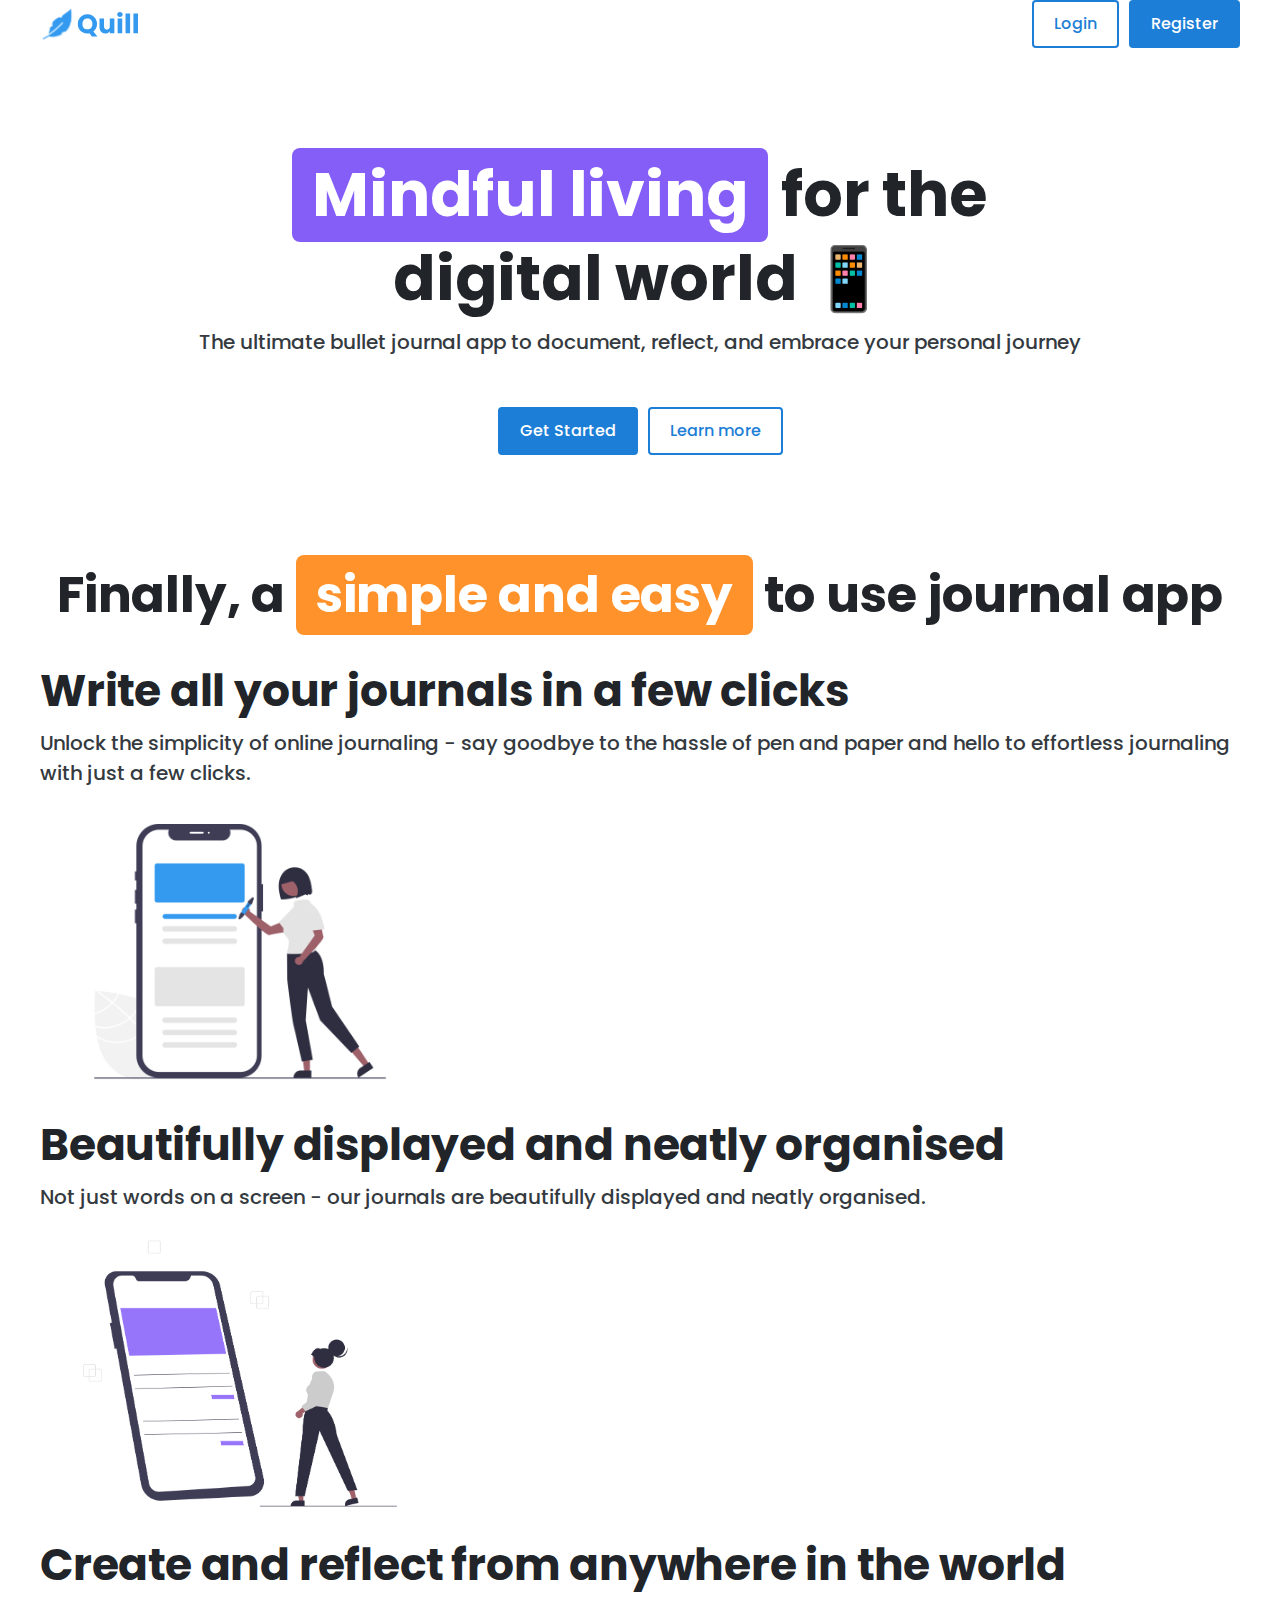
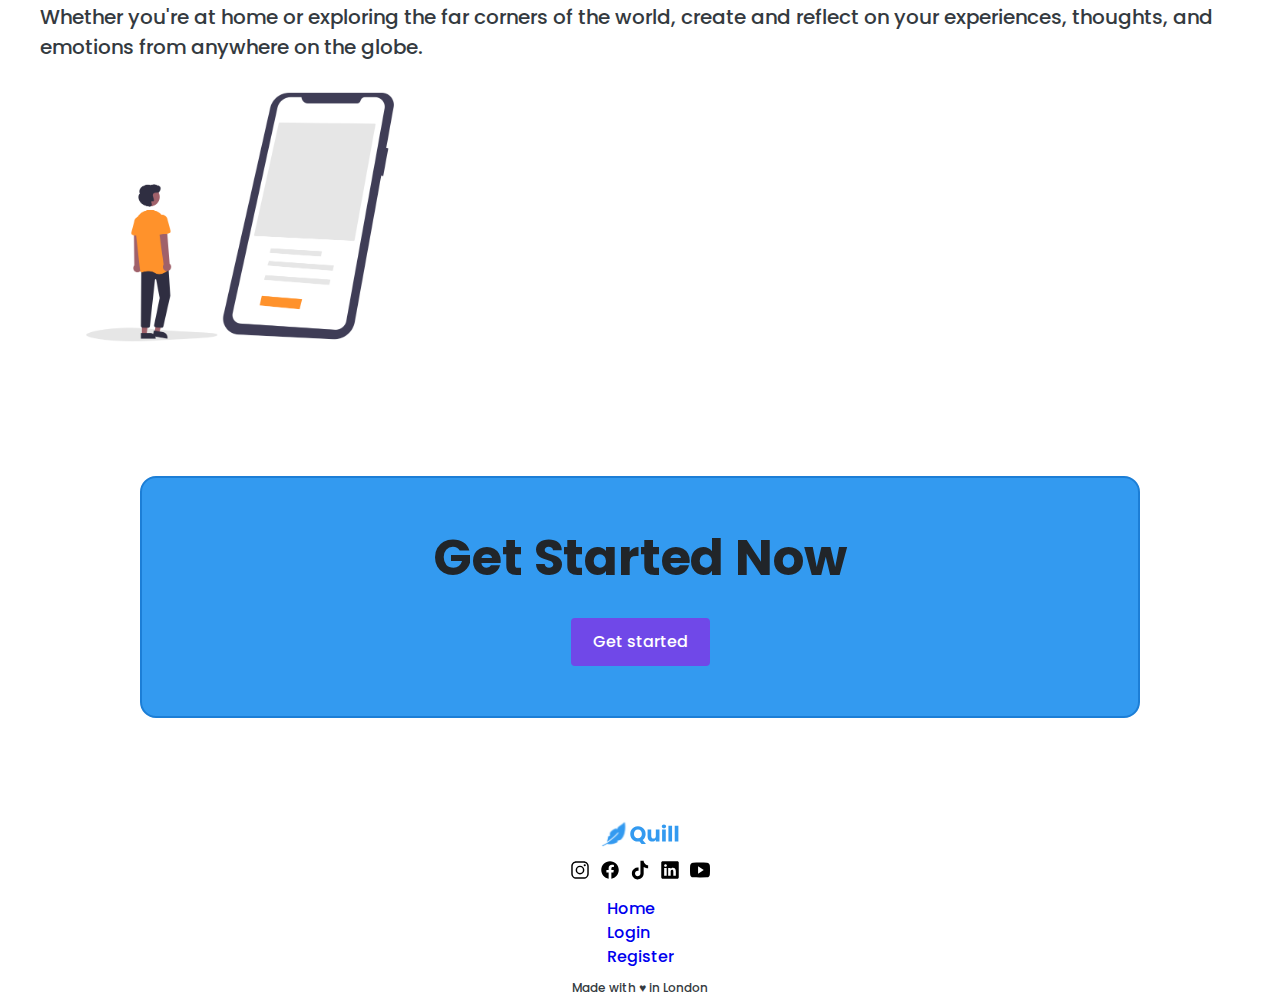
<file: index.html>
<!DOCTYPE html>
<html lang="en">
<head>
    <meta charset="UTF-8">
    <meta name="viewport" content="width=device-width, initial-scale=1.0">
    <link rel="preconnect" href="https://fonts.googleapis.com">
    <link rel="preconnect" href="https://fonts.gstatic.com" crossorigin>
    <link href="https://fonts.googleapis.com/css2?family=Poppins:ital,wght@0,100;0,200;0,300;0,400;0,500;0,600;0,700;0,800;0,900;1,100;1,200;1,300;1,400;1,500;1,600;1,700;1,800;1,900&display=swap" rel="stylesheet">
    <link rel="stylesheet" href="app.css">
    <link rel="stylesheet" href="media_querries.css">
    <title>Quill app</title>
</head>
<body>

    <div class="page-container">

        <header>

            <!-- NAVIGATION  -->

            <nav class="nav-bar">
                <img class="logo-lg" src="./images/quill.svg" alt="logo">

                <ul class="nav-links">
                    <li><a class="btn btn-primary-fill" href="/login.html">Login</a></li>
                    <li><a class="btn btn-primary" href="/register.html">Register</a></li>
                </ul>
            </nav>

            <!-- HERO SECTION -->

            <section class="hero-section">
                <h1 id ="hero-section" class="hero-section-heading"> <span class="highlight highlight-secondary">Mindful living</span> for the <br> digital world 📱 </h1>
                <p class="hero-section-paragraph">The ultimate bullet journal app to document, reflect, and embrace your personal journey</p> 

                <ul class="hero-links">
                    <li><a class="btn btn-primary" href="">Get Started</a></li>
                    <li><a class="btn btn-primary-fill" href="#feature-section">Learn more</a></li>
                </ul>
            </section>

        </header>


        <main>

            <!-- FEATURE SECTION -->
        
            <section class="feature-section" id="feature-section">
                
                <h2 class="feature-main-heading">Finally, a <span class="highlight highlight-tartiary">simple and easy</span> to use journal app </h2>

                <div class="feature-grid-container">

                    <div>                    
                        <h3 class="feature-sub-headings">Write all your journals in a few clicks</h3> 
                        <p>Unlock the simplicity of online journaling - say goodbye to the hassle of pen and paper and hello to effortless journaling with just a few clicks.</p> 
                    </div>

                    <img class="feature-image" src="./images/features-1.png" alt="features-1">

                    <div>                    
                        <h3 class="feature-sub-headings">Beautifully displayed and neatly organised</h3> 
                        <p>Not just words on a screen - our journals are beautifully displayed and neatly organised.</p> 
                    </div>
                    
                    <img class="feature-image change-order" src="./images/features-2.png" alt="features-2">

                    <div>
                        <h3 class="feature-sub-headings">Create and reflect from anywhere in the world </h3>
                        <p>Whether you're at home or exploring the far corners of the world, create and reflect on your experiences, thoughts, and emotions from anywhere on the globe.</p> 
                    </div>

                    <img class="feature-image" src="./images/features-3.png" alt="features-3">

                </div>


            </section>

            <!-- CTA SECTION -->

            <section class="cta-section">

                <div class="cta-card">
                    <h2 class="cta-card-heading">Get Started Now </h2>
                    <a class="btn btn-secondary" href="">Get started</a>

                </div>
                


            </section>
            
        </main>

        <footer class="footer-section">
                
            <!-- FOOTER -->

            <img class="logo-sm" src="./images/quill.svg" alt="logo">

            <ul class="footer-link-icons">
                <li><a href="https://www.instagram.com/"><img class="social-icons" src="./images/instagram.svg" alt="instagram"></a> </li>
                <li><a href="https://www.facebook.com/"><img class="social-icons" src="./images/facebook.svg" alt="facebook"></a> </li>
                <li><a href="https://www.tiktok.com/en-GB/"><img  class="social-icons" src="./images/tiktok.svg" alt="tiktok"></a> </li>
                <li><a href="https://www.linkedin.com"><img class="social-icons" src="./images/linkedin.svg" alt="linkedin"></a> </li>
                <li> <a href="https://www.youtube.com/"><img class="social-icons" src="./images/youtube.svg" alt="youtube"></a> </li>
            </ul>


            <ul class="footer-links-container">
                <li><a class="footer-links" href="/chal2.html">Home</a></li>
                <li><a class="footer-links" href="/login.html">Login</a></li>
                <li><a class="footer-links" href="/register.html">Register</a></li>
            </ul>

            <p class="small-text">Made with <span class="heart-icon">♥︎</span> in London</p>

        </footer>

    </div>

    <script src="/app.js"></script>

</body>
</html>
</file>
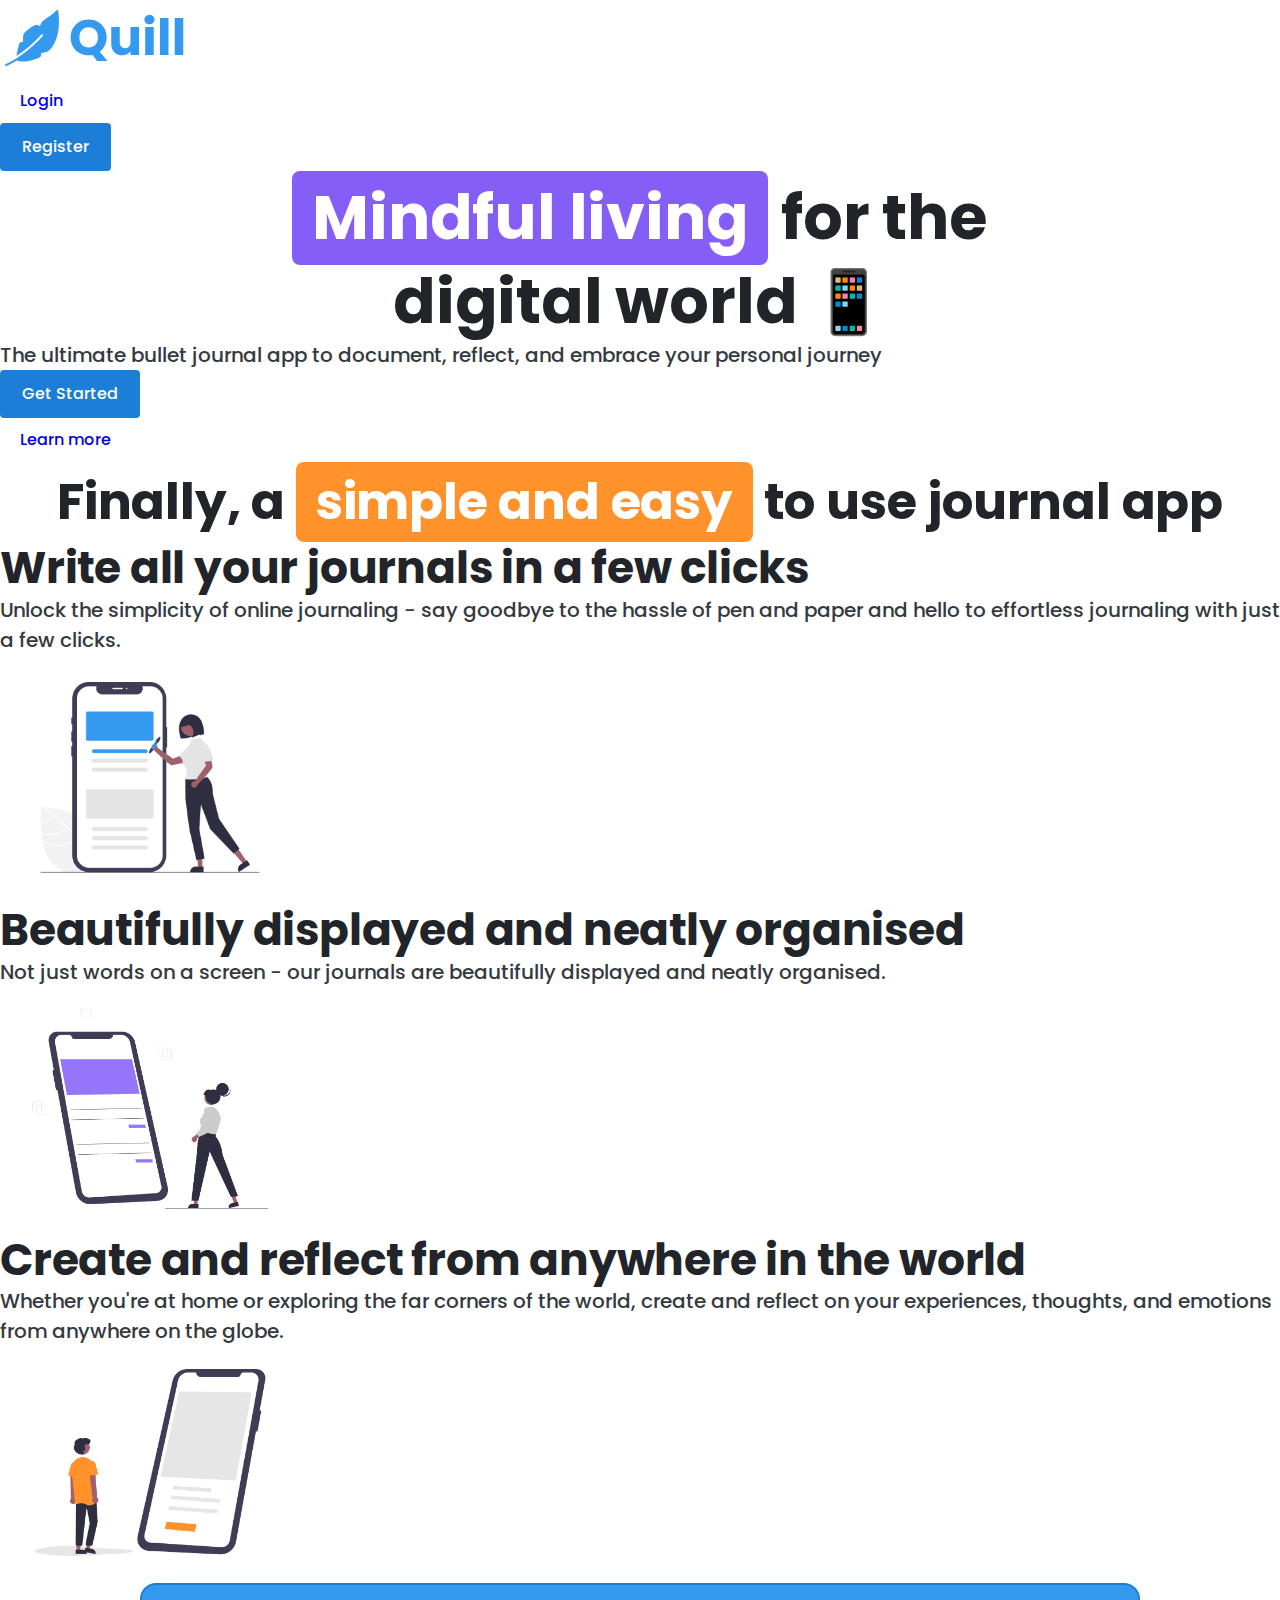
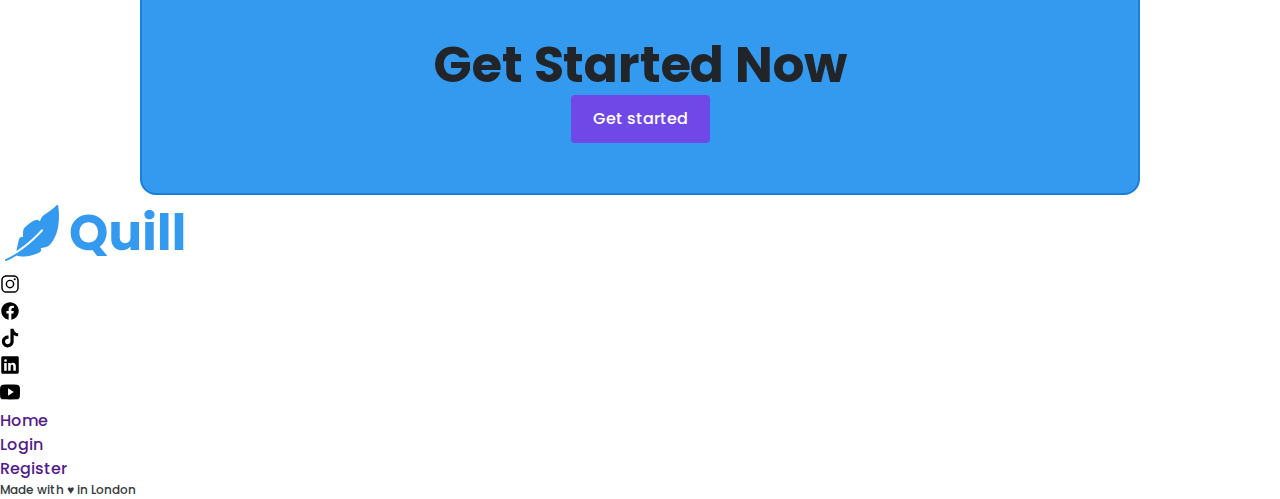
<file: chal2.html>
<!DOCTYPE html>
<html lang="en">
<head>
    <meta charset="UTF-8">
    <meta name="viewport" content="width=device-width, initial-scale=1.0">
    <link rel="preconnect" href="https://fonts.googleapis.com">
    <link rel="preconnect" href="https://fonts.gstatic.com" crossorigin>
    <link href="https://fonts.googleapis.com/css2?family=Poppins:ital,wght@0,100;0,200;0,300;0,400;0,500;0,600;0,700;0,800;0,900;1,100;1,200;1,300;1,400;1,500;1,600;1,700;1,800;1,900&display=swap" rel="stylesheet">
    <link rel="stylesheet" href="app.css">
    <title>Quill app</title>
</head>
<body>

    <header>

        <!-- NAVIGATION  -->

        <nav>
            <img src="/images/quill.svg" alt="logo">

            <ul>
                <li><a class="btn" href="/login.html">Login</a></li>
                <li><a class="btn btn-primary" href="/register.html">Register</a></li>
            </ul>
        </nav>

        <!-- HERO SECTION -->

        <section>
            <h1> <span class="highlight highlight-secondary">Mindful living</span> for the <br> digital world 📱 </h1>
            <p>The ultimate bullet journal app to document, reflect, and embrace your personal journey</p> 

            <ul>
                <li><a class="btn btn-primary" href="">Get Started</a></li>
                <li><a class="btn" href="#feature-section">Learn more</a></li>
            </ul>
        </section>

    </header>


    <main>

        <!-- FEATURE SECTION -->
    
        <section>
            
            <h2 id="feature-section">Finally, a <span class="highlight highlight-tartiary">simple and easy</span> to use journal app </h2>

            <h3>Write all your journals in a few clicks</h3> 
            <p>Unlock the simplicity of online journaling - say goodbye to the hassle of pen and paper and hello to effortless journaling with just a few clicks.</p> 
            <img width="300px" src="/images/features-1.png" alt="features-1">

            <h3>Beautifully displayed and neatly organised</h3> 
            <p>Not just words on a screen - our journals are beautifully displayed and neatly organised.</p> 
            <img width="300px" src="/images/features-2.png" alt="features-2">

            <h3>Create and reflect from anywhere in the world </h3>
            <p>Whether you're at home or exploring the far corners of the world, create and reflect on your experiences, thoughts, and emotions from anywhere on the globe.</p> 
            <img width="300px" src="/images/features-3.png" alt="features-3">

        </section>

        <!-- CTA SECTION -->

        <section>

            <div class="cta-card">
                <h2>Get Started Now </h2>
                <a class="btn btn-secondary" href="">Get started</a>

            </div>
            


        </section>
        
    </main>

    <footer>
            
        <!-- FOOTER -->

        <img src="/images/quill.svg" alt="logo">

        <ul>
            <li><a href=""><img width="20px" src="/images/instagram.svg" alt="instagram"></a> </li>
            <li><a href=""><img width="20px" src="/images/facebook.svg" alt="facebook"></a> </li>
            <li><a href=""><img  width="20px"src="/images/tiktok.svg" alt="tiktok"></a> </li>
            <li><a href=""><img width="20px" src="/images/linkedin.svg" alt="linkedin"></a> </li>
            <li> <a href=""><img width="20px" src="/images/youtube.svg" alt="youtube"></a> </li>
        </ul>


        <ul>
            <li><a href="">Home</a></li>
            <li><a href="">Login</a></li>
            <li><a href="">Register</a></li>
        </ul>

        <p class="small-text">Made with ♥︎ in London</p>

    </footer>

</body>
</html>
</file>
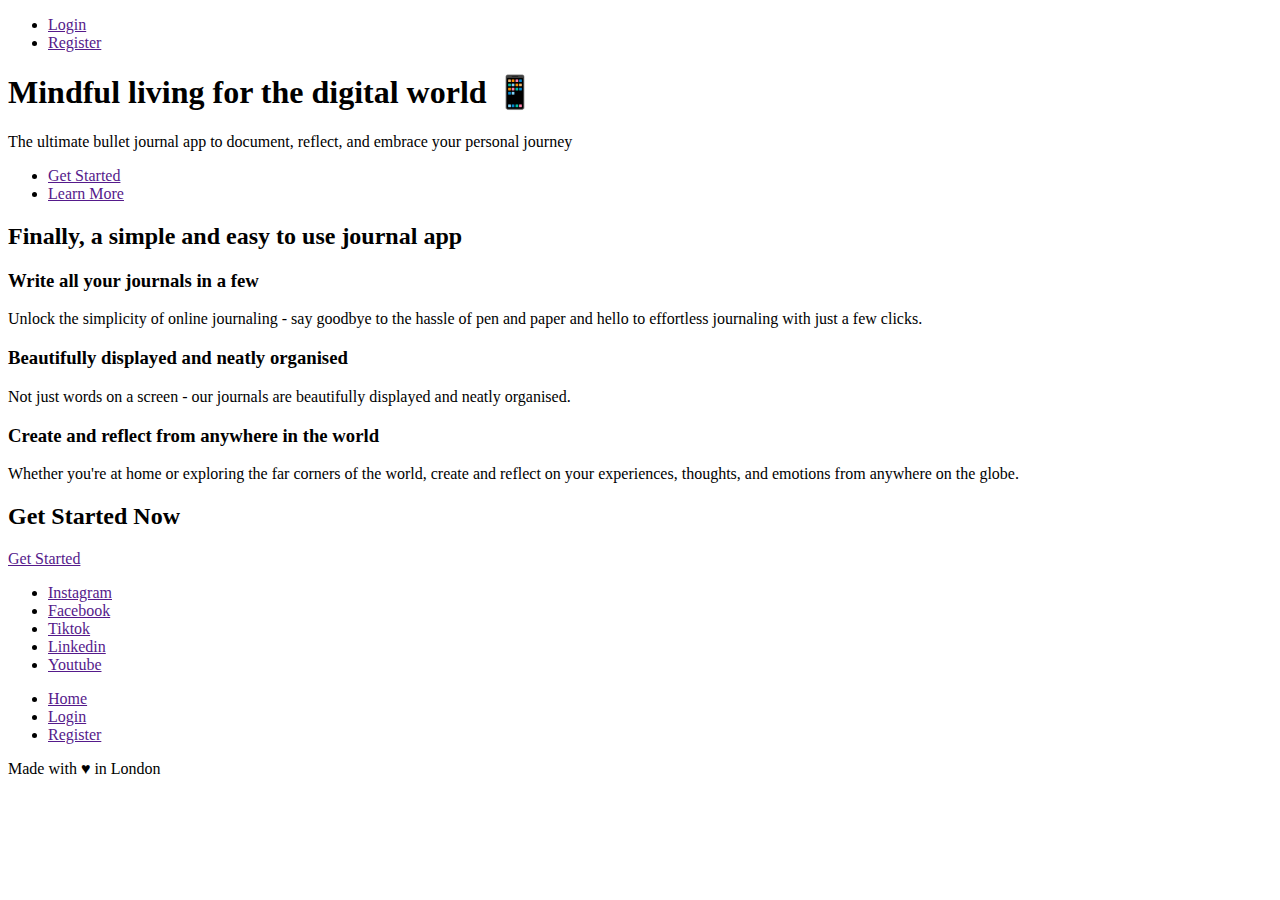
<file: chalz.html>
<!DOCTYPE html>
<html lang="en">
<head>
    <meta charset="UTF-8">
    <meta name="viewport" content="width=device-width, initial-scale=1.0">
    <title>Quill app</title>
</head>
<body>

    <!-- Adding logo -->

    <ul>
        <li><a href="">Login</a></li>
        <li><a href="">Register</a></li>
    </ul>

    <h1>Mindful living for the digital world 📱 </h1>
    <p>The ultimate bullet journal app to document, reflect, and embrace your personal journey</p>

    <ul>
        <li><a href="">Get Started</a></li>
        <li><a href="">Learn More</a></li>
    </ul>
    
    <h2>Finally, a simple and easy to use journal app</h2>

    <h3>Write all your journals in a few </h3>
    <p>Unlock the simplicity of online journaling - say goodbye to the hassle of pen and paper and hello to effortless journaling with just a few clicks.</p>

    <h3>Beautifully displayed and neatly organised</h3>
    <p>Not just words on a screen - our journals are beautifully displayed and neatly organised.</p>

    <h3>Create and reflect from anywhere in the world</h3>
    <p>Whether you're at home or exploring the far corners of the world, create and reflect on your experiences, thoughts, and emotions from anywhere on the globe.</p>

    <h2>Get Started Now</h2>
    <a href="">Get Started</a>

    <!-- Add logo -->

    <!-- Add social media icons -->

    <ul>
        <li><a href="">Instagram</a></li>
        <li><a href="">Facebook</a></li>
        <li><a href="">Tiktok</a></li>
        <li><a href="">Linkedin</a></li>
        <li><a href="">Youtube</a></li>
    </ul>

    <ul>
        <li><a href="">Home</a></li>
        <li><a href="">Login</a></li>
        <li><a href="">Register</a></li>
    </ul>

    <p>Made with ♥︎ in London</p>
    
</body>
</html>
</file>
<file: app.css>
/* Design Guide */

/* shh-key SHA256:sSjB6kFcXlfyeFLKHSqBz2ekeBI6ZRuUN42GxrxFbP0 ssenkaaayi@gmail.com */

/* 

-------------------- CSS TEXT PROPERTIES -------------------- 

Style
Spacing & alignment
Size
Family
Color

*/


/* 
-------------------- CSS CONTENT BOX PROPERTIES -------------------- 

Style
Spacing & alignment
Size
Back-ground color

*/

/* 
-------------------- CSS CONTAINER BOX PROPERTIES -------------------- 

Style
Spacing & alignment
Size
Back-ground color

*/

/*-------------------- RESPONSIVE LAYOUT DESIGN --------------------

Relative Units
Fluid layouts
Media Querries

*/


/* Resource Center 

-------------------- Typography --------------------

1. styles  

font-weight: 500 -> normal / 700 -> bold
text-decoration -> none
list-style -> none

2. Spacing and Alignment

line-spacing : 1.25px -> H / 1.50px -> P
letter-spacing: -2 -> H / default (0) -> P
text-aligment: left -> P / center -> H   

3. Sizing : scale 1.2

sm -> 12px / a -> 16px / p -> 20px / h6 -> 24px / h5 -> 30px / h4 -> 36px / h3 -> 42px / h2 -> 50px / h1 -> 60px

4. Font-family

"poppin" , san-serif


-------------------- Color -------------------- 

source: open color / color picker

Primary : base:#1c7ed6 / tint:#339af0 / shade:#1864ab
Secondary : base:#7048e8 / tint:#845ef7 / shade:#5f3dc4
Tertiary : base:#f76707 / tint:#ff922b / shade:#d9480f 
grey: base: #343a40 / tint: #495057 / shade:#212529
white: #ffffff
black: #000000


-------------------- Images --------------------

cources: undraw.co / unsplash.com / https://ionic.io/ionicons

-------------------- Padding --------------------

4px / 8px / 16px

-------------------- Margin --------------------

10px / 20px / 30px / 40px / 50px / 100px/ 150px / 200px / 300px

-------------------- Brder-raduis --------------------

4px / 8px / 16px

*/


/*-------------------- GLOBAL STYLES -------------------- */

html{
    /* (10px /16px)* 100% = 62.5%*/

    font-size:62.5%;
}

:root{

    /*-------------- color variables --------------*/

    --primary-base: #1c7ed6;
    --primary-tint: #339af0;
    --primary-shade: #1864ab;
    --secondary-base:#7048e8;
    --secondary-tint:#845ef7;
    --secondary-shade:#5f3dc4;
    --tatiary-base:#f76707;
    --tatiary-tint:#ff922b;
    --tatiary-shade:#d9480f;
    --gray-base:#343a40;
    --gray-tint:#495057;
    --gray-shade:#212529;
    --white:#ffffff;
    --blak:#000000;

    /*-------------- spacing varivar(section-margin) --------------*/

    --section-margin:10rem;

}

*{
    margin: 0;
    padding: 0;
    box-sizing: border-box;
}

body{

    font-family: 'poppins', sans-serif;
    color: #343a40;
    font-weight: 500;
    line-height: 1.5;

}

.page-container{
    max-width: 1200px;
    margin: 0 auto;
    width: 95%;
}

/* text-reset */
h1,h2,h3{

    font-weight: 700;
    letter-spacing: -0.2px;
    line-height: 1.2;
    text-align: center;
    color:#212529 ;

}

/* p, a, .small-text{
    color: #212529;
} */


h1{ 
    font-size: 6.2rem;
}

h2{
    font-size: 5rem;
}

h3 {

    font-size:4.4rem ;
    text-align: left;
}

p{

    font-size: 2rem;

}

a{
    text-decoration: none;
    font-size: 1.6rem;
    display: inline-block;
    
}

li{
    list-style: none;
}

span{
    display: inline-block;
}

.small-text{
    font-size: 1.2rem;
}

/*--------------------  COMPONENTS --------------------  */

.btn{ 

    text-decoration: none;
    font-size: 1.6rem;
    font-weight: 500;
    line-height: 1.5;
    padding: 1rem 2rem;
    border-radius: 0.4rem;
}

.btn-primary:link, .btn-primary:visited{
    background-color:var(--primary-base) ;
    border: solid 2px var(--primary-base);
    color: var(--white);
}

.btn-primary-fill:link, .btn-primary-fill:visited{
    border: solid 2px var(--primary-base);
    color: var(--primary-base);
}

.btn-primary:hover, .btn-primary:active{
    background-color:var(--primary-shade) ;
    border:solid 2px var(--primary-shade) ;
    color: var(--white);
}

.btn-primary-fill:hover, .btn-primary-fill:active{
    border:solid 2px var(--primary-shade) ;
    color: var(--primary-shade);
}

.btn-secondary:link, .btn-secondary:visited{
    background-color:var(--secondary-base);
    border:solid 2px var(--secondary-base);
    color: var(--white);
}

.btn-secondary:hover, .btn-secondary:active{
    border:solid 2px var(--secondary-shade);
    color: var(--white);
    border:solid 2px var(--secondary-shade);
}

.highlight{
    color: #ffffff;
    padding:1rem 2rem;
    border-radius: 8px;
    
}

.highlight-primary{

    background-color: #339af0 ;
}

.highlight-secondary{
    background-color: #845ef7;
}

.highlight-tartiary{

    background-color: #ff922b;
}

/*--------------------  SECTIONS  -------------------- */


/*------------ NAVIGATION ------------*/

.nav-bar{
    margin-bottom: var(--section-margin);
    display: flex;
    flex-direction: row;
    justify-content: space-between;
    /* margin-top: 1rem; */
}

.logo-lg{
    width: 10rem;
}

.nav-links{
    display: flex;
    flex-direction: row;
    gap: 1rem;
}

/*------------ HERO ------------*/

.hero-section{
    margin-bottom: var(--section-margin);
    text-align: center;
}

.hero-section-heading{
    margin-bottom: 1rem;
}

.hero-section-paragraph{
    margin-bottom: 5rem;
}

.hero-links{
    display: flex;
    flex-direction: row;
    justify-content: center;
    gap: 1rem
}

/*------------ FEATURE ------------*/

.feature-section{
    margin-bottom: var(--section-margin);
}

.feature-main-heading{
    margin-bottom: 3rem;
}

.feature-sub-headings{
    margin-bottom: 1rem;
}

.feature-image{
    max-width: 40rem;
    width: 100%;
    /* width: 40rem; */
}

/*------------ CTA ------------*/

.cta-section{
    margin-bottom:var(--section-margin) ;

}

.cta-card{
    max-width: 1000px;
    background-color: #339af0;
    border: solid 2px #1c7ed6;
    border-radius: 1.6rem;
    text-align: center;
    padding: 5rem 10rem;
    margin: 0 auto;
    /* width: 100%; */
}

.cta-card-heading{

    margin-bottom: 3rem;
}

/*------------ FOOTER ------------*/

.footer-section{

    display: flex;
    flex-direction: column;
    align-items: center;
    gap:1rem
}

.logo-sm{
    width: 8rem;
}

.social-icons{
    width: 2rem;
}

.footer-link-icons{
    display: flex;
    flex-direction: row;
    gap:1rem; 

}
</file>
<file: media_querries.css>
/* screen-scale: 400px:7px / 800px:8px / 1200px:9px / 1600px:10px    */

/* screen1 : 1228px / 1106px  */




@media(max-width:1159px){

    html{
        /* (9px/16px)*100% = 56.25% */
        /*  */
        font-size: 56.25%;
    }

    .feature-grid-container{
        row-gap: 4rem;
        column-gap: 2rem;
    }

}

@media(max-width:1033px){

    html{

        /* (8px / 16px) * 100% = 50% */

        font-size:50%;
    }

    .feature-grid-container{
        row-gap: 3rem;
        column-gap: 1rem;
    }
}

@media(max-width:910px){

    html{

        /* (7px/16px) * 100% = 43.75% */

        font-size: 43.75%;
    }

    .feature-grid-container{
        row-gap: 2rem;
        column-gap: 0.5rem;
    }
}

@media(max-width:792px){

    html{

        /* (7px/16px) * 100% = 43.75% */

        font-size: 43.75%;
    }

    .feature-grid-container{
        
        grid-template-columns: 1fr;
  
    }

    .change-order{
        grid-row: auto;
    }

}

@media(max-width:505px){

    html{

        /* (6px/16px) * 100% = 37.5% */

        font-size: 37.5%;
    }

    .feature-grid-container{
        
        grid-template-columns: 1fr;
  
    }

    .change-order{
        grid-row: auto;
    }

}

@media(max-width:432px){

    html{

        /* (6px/16px) * 100% = 37.5% */

        font-size: 37.5%;
    }

    br{
        display: none;
    }

    .hero-section{
        height: auto;
        margin: 10rem 0;
        
    }

    .feature-grid-container{
        
        grid-template-columns: 1fr;
  
    }

    .change-order{
        grid-row: auto;
    }

}
</file>
